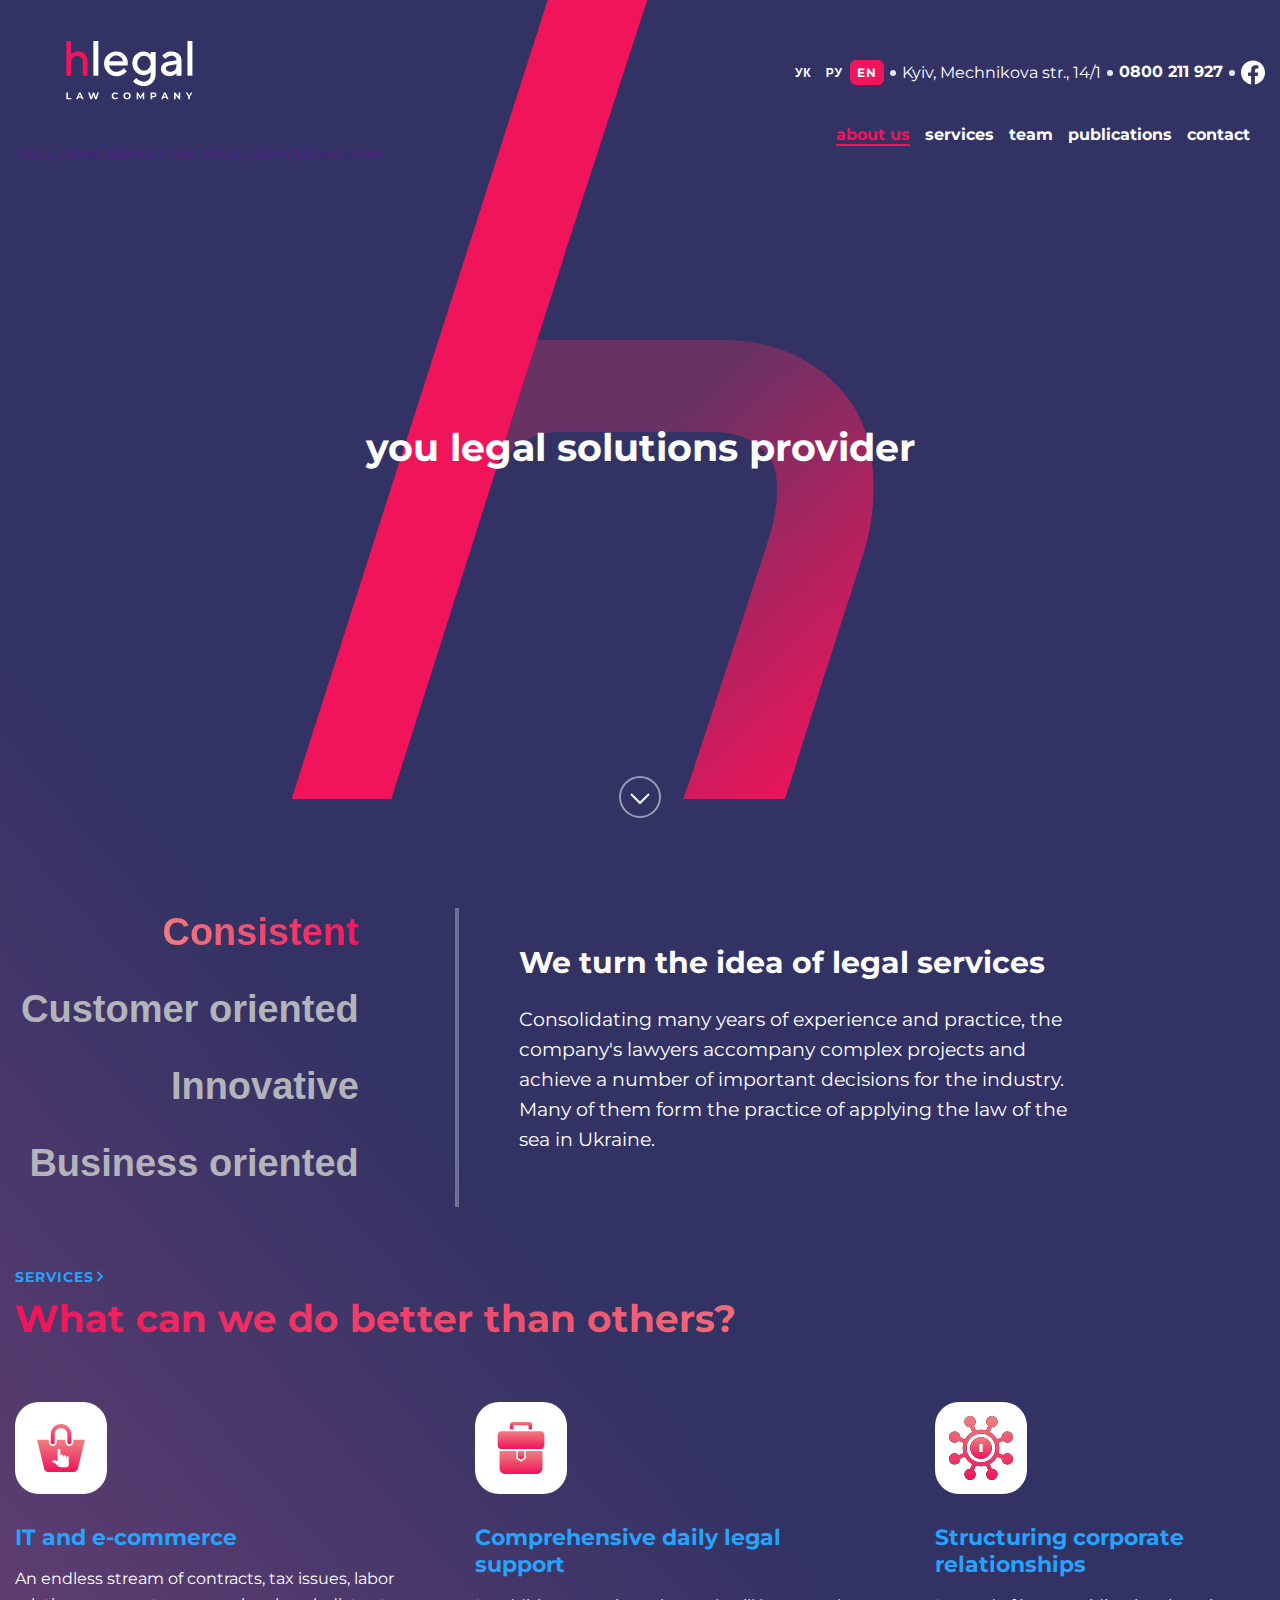
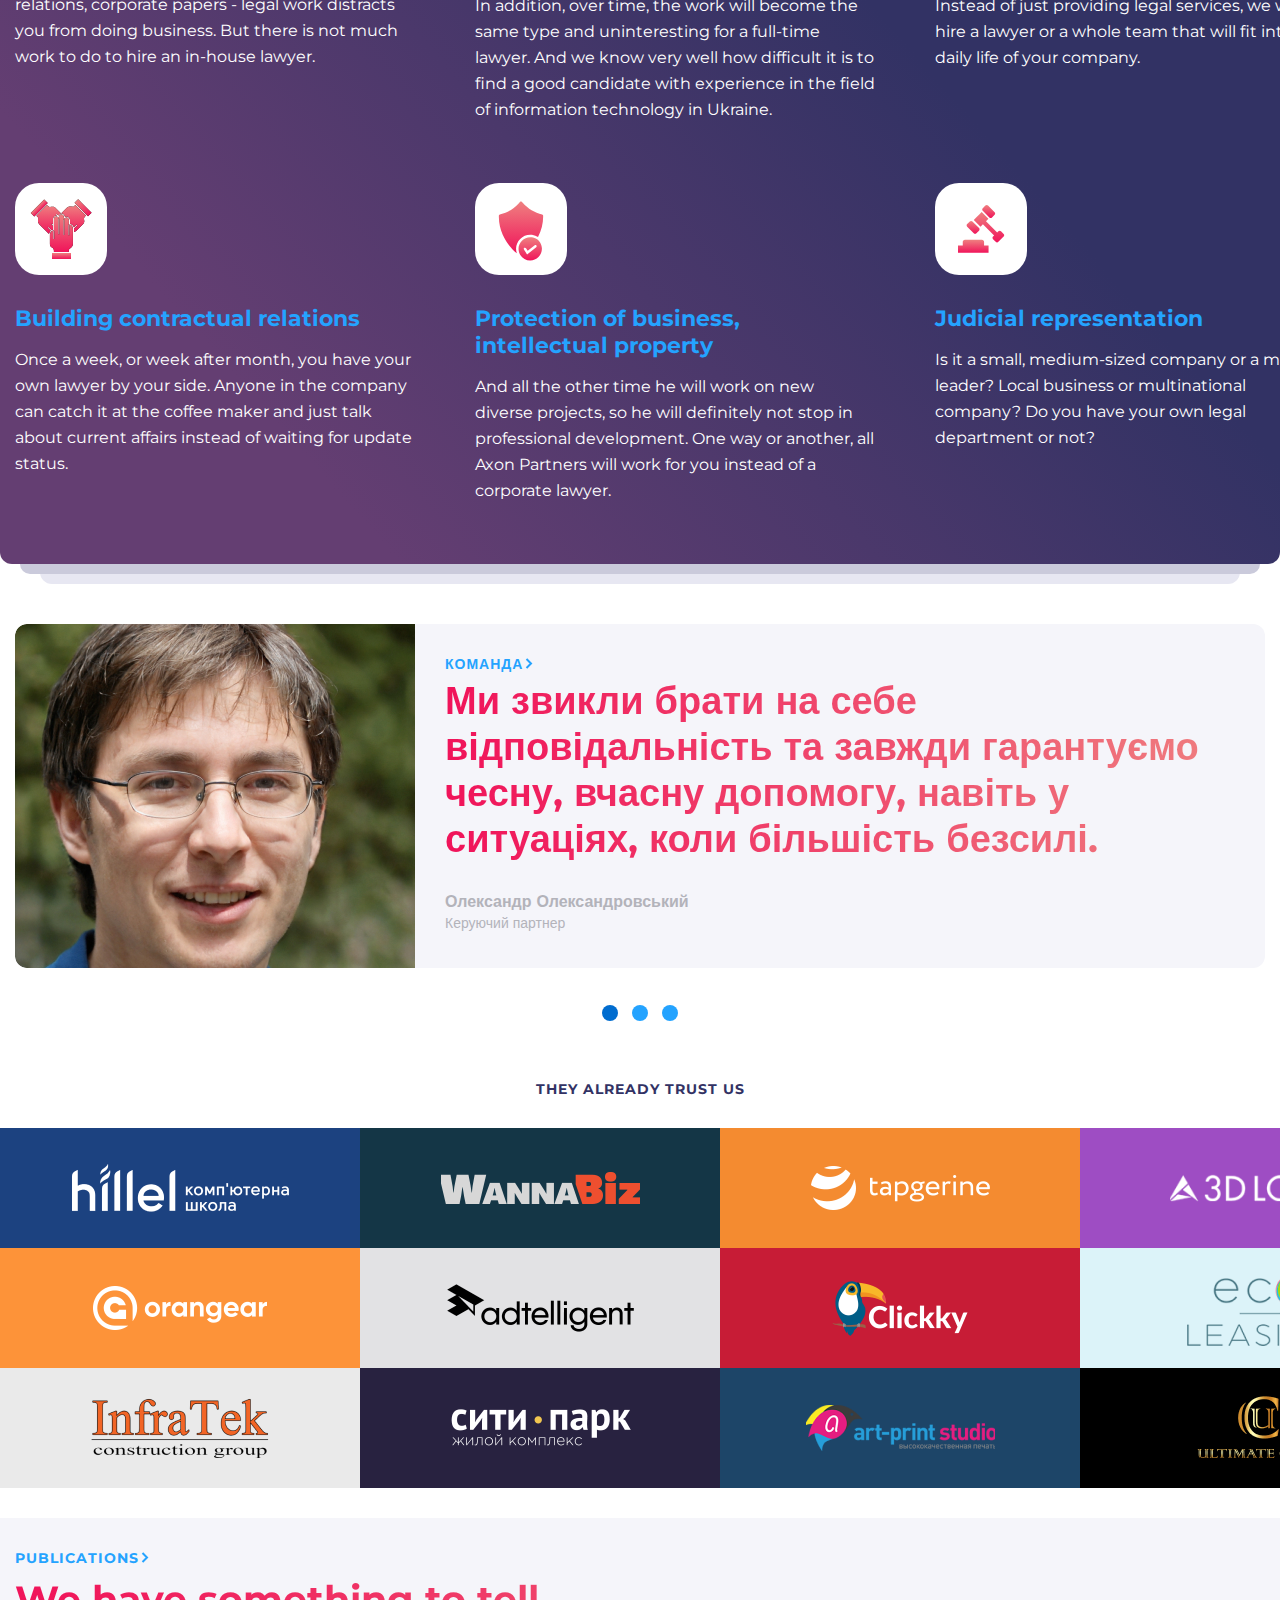
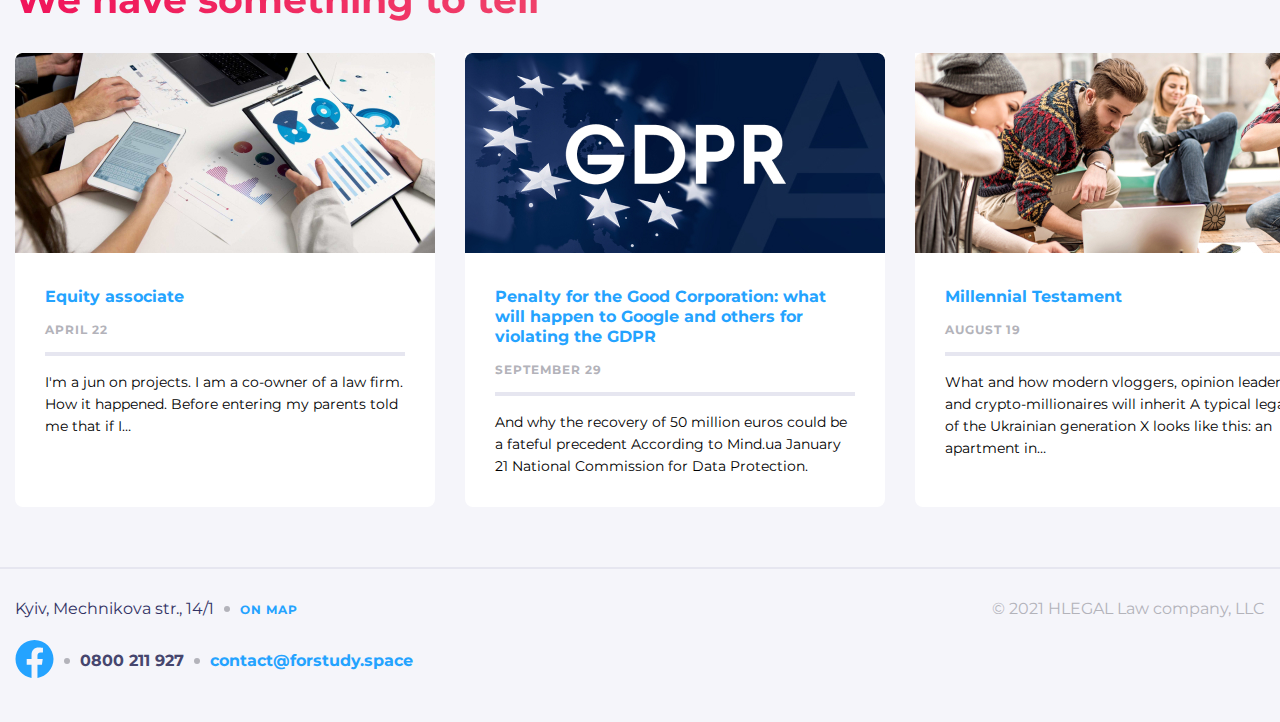
<file: index.html>
<!DOCTYPE html>
<html lang="en">
<head>
    <meta charset="UTF-8">
    <meta charset="1251">
    <meta http-equiv="X-UA-Compatible" content="IE=edge">
    <meta name="viewport" content="width=device-width, initial-scale=1.0">
    <link rel="preload" href="fonts/montserrat-v25-latin-regular.woff2" as="font" type="font/woff" crossorigin="anonymous">
    <link rel="preload" href="fonts/montserrat-v25-latin-700.woff2" as="font" type="font/woff" crossorigin="anonymous">
    <link rel="stylesheet" href="css/style.css">
    <title>Document</title>
</head>
<body class="body">
    <div class="bg">
    <div class="container">
        
        <header class="header">
            <div class="header__top-line">
                <ul class="lang lang--white">
                    <li><a href="#">Ук</a></li>
                    <li><a href="#">Ру</a></li>
                    <li><a class="active" href="#">En</a></li>
                </ul>
                <div class="adress adress--white">Kyiv, Mechnikova str., 14/1</div>
                <a class="tell tell--white" href="tel:">0800 211 927</a>
                <a class="fb" href="#">
                        <svg width="24" height="25" viewBox="0 0 24 25" fill="none" xmlns="http://www.w3.org/2000/svg">
                            <g clip-path="url(#clip0_32277_1540)">
                            <path d="M24 12.5733C24 5.90541 18.6274 0.5 12 0.5C5.37258 0.5 0 5.90541 0 12.5733C0 18.5995 4.38823 23.5943 10.125 24.5V16.0633H7.07813V12.5733H10.125V9.91343C10.125 6.88755 11.9165 5.21615 14.6576 5.21615C15.9705 5.21615 17.3438 5.45195 17.3438 5.45195V8.42313H15.8306C14.3399 8.42313 13.875 9.35379 13.875 10.3086V12.5733H17.2031L16.6711 16.0633H13.875V24.5C19.6118 23.5943 24 18.5995 24 12.5733Z" fill="white"/>
                            </g></svg>
                </a>
            </div>
            <div class="header__logo-box">
                <a class="logo" href="#">
                    <img class="img-responsive" src="img/logomain.svg" alt="hlegal-logo">
                </a>
        
            </div>
            <nav class="menu">
                <button type="button" class="menu-btn active"></button>
                <ul class="menu__list">
                    <li><a class="menu__link active" href="about.html">about us</a></li>
                    <li><a class="menu__link menu__link--white" href="#">services</a></li>
                    <li><a class="menu__link menu__link--white" href="#">team</a></li>
                    <li><a class="menu__link menu__link--white" href="#">publications</a></li>
                    <li><a class="menu__link menu__link--white" href="#">contact</a></li>
                </ul>
            </nav>
            <div class="header__menu">
                <a href="" class="header__link">Menu item</a>
                <a href="" class="header__link">Menu item</a>
                <a href="" class="header__link">Menu item</a>
                <a href="" class="header__link">Menu item</a>

            </div>

        </header>

       <section class="provider">
        <h1 class="provider__title">you legal solutions provider</h1>
        <a class="provider__link" href="#">
            <svg width="42" height="42" viewBox="0 0 42 42" fill="none" xmlns="http://www.w3.org/2000/svg">
                <circle opacity="0.5" cx="21" cy="21" r="20" stroke="white" stroke-width="2"/>
                <path d="M12 18L21 27L30 18" stroke="white" stroke-width="2"/>
            </svg>        
        </a>
       </section> 

       <section class="tabs">
        <div class="tabs-box">
        <div class="tabs-switcher">
            <button class="tabs-switcher__button tabs-switcher__button--down active" type="button">Consistent</button>
            <button class="tabs-switcher__button tabs-switcher__button--down" type="button">Customer oriented</button>
            <button class="tabs-switcher__button tabs-switcher__button--down" type="button">Innovative</button>
            <button class="tabs-switcher__button" type="button">Business oriented</button>
        </div>

        <div class="tabs-content active">
            <h3 class="tabs-content__title">We turn the idea of legal services</h3>
            <p class="tabs-content__text">Consolidating many years of experience and practice, the company's lawyers accompany complex projects and achieve a number of important decisions for the industry. Many of them form the practice of applying the law of the sea in Ukraine.</p>
        </div>
        <div class="tabs-content">
            <h3 class="tabs-content__title">We turn the idea of legal services</h3>
            <p class="tabs-content__text">Consolidating many years of experience and practice, the company's lawyers accompany complex projects and achieve a number of important decisions for the industry. Many of them form the practice of applying the law of the sea in Ukraine.</p>
        </div>
        <div class="tabs-content">
            <h3 class="tabs-content__title">We turn the idea of legal services</h3>
            <p class="tabs-content__text">Consolidating many years of experience and practice, the company's lawyers accompany complex projects and achieve a number of important decisions for the industry. Many of them form the practice of applying the law of the sea in Ukraine.</p>
        </div>
        <div class="tabs-content">
            <h3 class="tabs-content__title">We turn the idea of legal services</h3>
            <p class="tabs-content__text">Consolidating many years of experience and practice, the company's lawyers accompany complex projects and achieve a number of important decisions for the industry. Many of them form the practice of applying the law of the sea in Ukraine.</p>
        </div>
        </div>
       </section>

<section class="advantage">
<a class="advantage__link" href="#">Services</a>
<h2 class="advantage__title">What can we do better than others?</h2>

<div class="advantage-box">
    <div class="advantage-box__item">
        <div class="advantage-box__pic"></div>
        <a class="advantage-box__link">IT and e-commerce</a>
        <p class="advantage-box__text">An endless stream of contracts, tax issues, labor relations, corporate papers - legal work distracts you from doing business. But there is not much work to do to hire an in-house lawyer.</p>
    </div>
    <div class="advantage-box__item">
        <div class="advantage-box__pic advantage-box__pic--support"></div>
        <a class="advantage-box__link">Comprehensive daily legal support</a>
        <p class="advantage-box__text">In addition, over time, the work will become the same type and uninteresting for a full-time lawyer. And we know very well how difficult it is to find a good candidate with experience in the field of information technology in Ukraine.</p>
    </div>
    <div class="advantage-box__item">
        <div class="advantage-box__pic advantage-box__pic--corporate"></div>
        <a class="advantage-box__link">Structuring corporate relationships</a>
        <p class="advantage-box__text">Instead of just providing legal services, we will hire a lawyer or a whole team that will fit into the daily life of your company.</p>
    </div>
    <div class="advantage-box__item">
        <div class="advantage-box__pic advantage-box__pic--trust"></div>
        <a class="advantage-box__link">Building contractual relations</a>
        <p class="advantage-box__text">Once a week, or week after month, you have your own lawyer by your side. Anyone in the company can catch it at the coffee maker and just talk about current affairs instead of waiting for update status.</p>
    </div>
    <div class="advantage-box__item">
        <div class="advantage-box__pic advantage-box__pic--protection"></div>
        <a class="advantage-box__link">Protection of business, intellectual property</a>
        <p class="advantage-box__text">And all the other time he will work on new diverse projects, so he will definitely not stop in professional development. One way or another, all Axon Partners will work for you instead of a corporate lawyer.</p>
    </div>
    <div class="advantage-box__item">
        <div class="advantage-box__pic advantage-box__pic--court"></div>
        <a class="advantage-box__link">Judicial representation</a>
        <p class="advantage-box__text">Is it a small, medium-sized company or a market leader? Local business or multinational company? Do you have your own legal department or not?</p>
    </div>
    
</div>

</section>
    </div>
    </div>

 <main>

  <section class="slider-box">
    <div class="container">
    <h2 class="visually-hidden">команда</h2>
    <article class="slider active">
        <div class="slider__pic"></div>
        <div class="slider-content">
            <a class="slider-content__link" href="">команда</a>
            <p class="slider-content__text">Ми звикли брати на себе відповідальність та завжди гарантуємо чесну, вчасну допомогу, навіть у ситуаціях, коли більшість безсилі.</p>
            <p class="slider-content__name">Олександр Олександровський</p>
            <p class="slider-content__position">Керуючий партнер</p>
            </div>
        </article>
       
<ul class="dots">
    <li class="active"><button type="button">111</button></li>
    <li><button type="button">222</button></li>
    <li><button type="button">333</button></li>
    
</ul>
</div>
  </section>  

 <section class="partners">
    <div class="container container--lg">
    <h2 class="partners__title">They already trust us</h2>
    <div class="partners__box">
        <div class="partners__item partners__item--hillel"></div>
        <div class="partners__item partners__item--wannabiz"></div>
        <div class="partners__item partners__item--tapgerine"></div>
        <div class="partners__item partners__item--sdlook"></div>
        <div class="partners__item partners__item--orangear"></div>
        <div class="partners__item partners__item--adtellige"></div>
        <div class="partners__item partners__item--clickky"></div>
        <div class="partners__item partners__item--ecoleasing"></div>
        <div class="partners__item partners__item--infratek"></div>
        <div class="partners__item partners__item--sitypark"></div>
        <div class="partners__item partners__item--artprints"></div>
        <div class="partners__item partners__item--ultimate"></div>
    </div>
</div>
 </section>
 
 <div class="bg-publications">
 <section class="publications">
<div class="container">
    <a class="publications-link" href="#">Publications</a>
    <h2 class="publications-title">We have something to tell</h2>

    <div class="publications-box">

    <article class="publications-box__item">
    <img class="publications-box__pic img-responsive" src="img/equity.jpg" alt="equity-associate">
    <div class="publications-box-content">
    <a class="publications-box-content__link" href="">Equity associate</a>
    <p class="publications-box-content__period">April 22</p>
    <p class="publications-box-content__text">I'm a jun on projects. I am a co-owner of a law firm. How it happened. Before entering my parents told me that if I…</p>
    </div>
    </article>
    
    <article class="publications-box__item">
        <img class="publications-box__pic img-responsive" src="img/gdpr.jpg" alt="gdpr-logo">
        <div class="publications-box-content">
        <a class="publications-box-content__link" href="">Penalty for the Good Corporation: what will happen to Google and others for violating the GDPR</a>
        <p class="publications-box-content__period">September 29</p>
        <p class="publications-box-content__text">And why the recovery of 50 million euros could be a fateful precedent According to Mind.ua January 21 National Commission for Data Protection.</p>
        </div>
    </article>

    <article class="publications-box__item publications-box__item--03">
        <picture>
            <source media="(min-width:992px)" srcset="img/millennial.jpg">
            <source media="(min-width:768px)" srcset="img/millennial-tablet.jpg">
        <img class="publications-box__pic img-responsive" src="img/millennial.jpg" alt="millennial-testament">
        </picture>   
        <div class="publications-box-content">
            <a class="publications-box-content__link" href="">Millennial Testament</a>
            <p class="publications-box-content__period">August 19</p>
            <p class="publications-box-content__text">What and how modern vloggers, opinion leaders and crypto-millionaires will inherit A typical legacy of the Ukrainian generation X looks like this: an apartment in…</p>
            </div>
    </article>
    </div>
</div>
 </section>
</div>
</main>   

<div class="bg-footer">
<footer class="footer container">

<div class="footer-box">
<div class="footer-info">
<p class="footer-info__adress">Kyiv, Mechnikova str., 14/1</p>
<a class="footer-info__map" href="#">On map</a>
</div>
<p class="footer-info-company">© 2021 HLEGAL Law company, LLC</p>

<div class="footer-info-contact">
    <a class="footer-info-contact__fb" href="#">
        <svg width="39" height="38" viewBox="0 0 39 38" fill="none" xmlns="http://www.w3.org/2000/svg">
            <g clip-path="url(#clip0_32358_322)">
            <path d="M38.5 19.1161C38.5 8.55857 29.9934 0 19.5 0C9.00658 0 0.5 8.55857 0.5 19.1161C0.5 28.6575 7.44803 36.5659 16.5312 38V24.6419H11.707V19.1161H16.5312V14.9046C16.5312 10.1136 19.3678 7.46723 23.7078 7.46723C25.7866 7.46723 27.9609 7.84059 27.9609 7.84059V12.545H25.5651C23.2048 12.545 22.4688 14.0185 22.4688 15.5302V19.1161H27.7383L26.8959 24.6419H22.4688V38C31.552 36.5659 38.5 28.6575 38.5 19.1161Z" fill="#24A3FF"/>
            </g></svg>
    </a>
    <a class="footer-info-contact__tell" href="tel:">0800 211 927</a>
    <a class="footer-info-contact__email" href="mailto:contact@forstudy.space">contact@forstudy.space</a>
</div>
</div>
</footer>
</div>


</body>
</html>
</file>
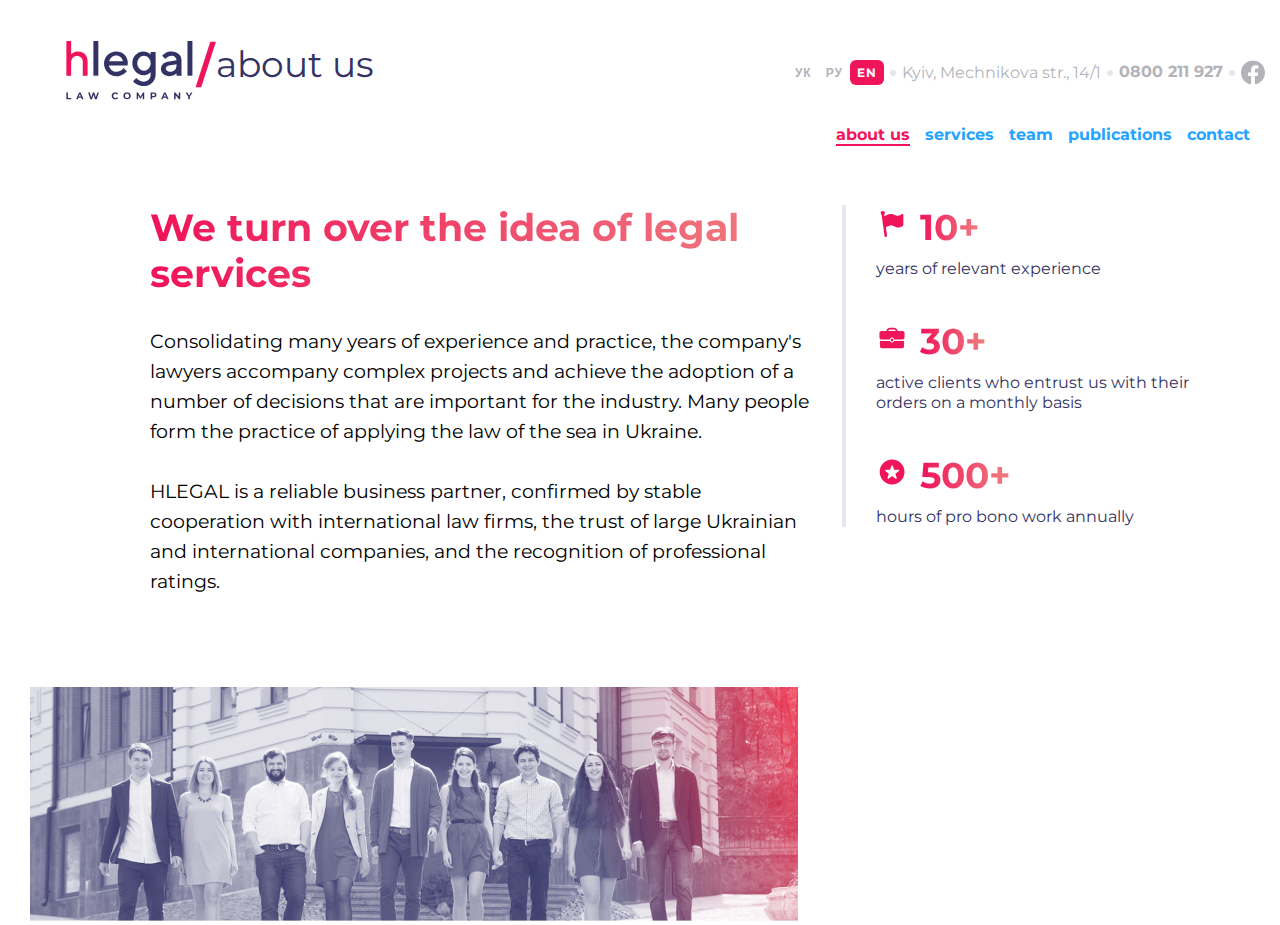
<file: about.html>
<!DOCTYPE html>
<html lang="en">
<head>
    <meta charset="UTF-8">
    <meta http-equiv="X-UA-Compatible" content="IE=edge">
    <meta name="viewport" content="width=device-width, initial-scale=1.0">
    <link rel="preload" href="fonts/montserrat-v25-latin-regular.woff2" as="font" type="font/woff" crossorigin="anonymous">
    <link rel="preload" href="fonts/montserrat-v25-latin-700.woff2" as="font" type="font/woff" crossorigin="anonymous">
    <link rel="stylesheet" href="css/style.css">
    <title>Document</title>
</head>
<body class="body">
    <div class="container">
        <header class="header">
            <div class="header__top-line">
                <ul class="lang">
                    <li><a href="#">Ук</a></li>
                    <li><a href="#">Ру</a></li>
                    <li><a class="active" href="#">En</a></li>
                </ul>
                <div class="adress">Kyiv, Mechnikova str., 14/1</div>
                <a class="tell" href="tel:">0800 211 927</a>
                <a class="fb" href="#">
                    <svg width="24" height="25" viewBox="0 0 24 25" fill="none" xmlns="http://www.w3.org/2000/svg">
                        <g clip-path="url(#clip0_22721_7601)">
                        <path d="M24 12.5733C24 5.90541 18.6274 0.5 12 0.5C5.37258 0.5 0 5.90541 0 12.5733C0 18.5995 4.38823 23.5943 10.125 24.5V16.0633H7.07813V12.5733H10.125V9.91343C10.125 6.88755 11.9165 5.21615 14.6576 5.21615C15.9705 5.21615 17.3438 5.45195 17.3438 5.45195V8.42313H15.8306C14.3399 8.42313 13.875 9.35379 13.875 10.3086V12.5733H17.2031L16.6711 16.0633H13.875V24.5C19.6118 23.5943 24 18.5995 24 12.5733Z" fill="#B3B3BA"/>
                        </g>
                        <defs>
                        <clipPath id="clip0_22721_7601">
                        <rect width="24" height="24" fill="white" transform="translate(0 0.5)"/>
                        </clipPath>
                        </defs>
                        </svg>
                </a>
            </div>
            <div class="header__logo-box">
                <a class="logo" href="#">
                    <img class="img-responsive" src="img/logo.svg" alt="hlegal-logo">
                </a>
                <div class="breadcrumbs">about us</div>
            </div>
            <nav class="menu">
                <button type="button" class="menu-btn"></button>
                <ul class="menu__list">
                    <li><a class="menu__link active" href="#">about us</a></li>
                    <li><a class="menu__link" href="#">services</a></li>
                    <li><a class="menu__link" href="#">team</a></li>
                    <li><a class="menu__link" href="#">publications</a></li>
                    <li><a class="menu__link" href="#">contact</a></li>
                </ul>
            </nav>
        </header>
<main>
    <section class="lawyers">
        <div class="container">
    <article class="lawyers-box">
        <div class="lawyers-item">
            <h1 class="lawyers-item__title">We turn over the idea of legal services</h1>
            <p class="lawyers-item__text">Consolidating many years of experience and practice, the company's lawyers accompany complex projects and achieve the adoption of a number of decisions that are important for the industry. Many people form the practice of applying the law of the sea in Ukraine.
                <br><br>HLEGAL is a reliable business partner, confirmed by stable cooperation with international law firms, the trust of large Ukrainian and international companies, and the recognition of professional ratings.</p>
        </div>

        <div class="lawyers-unit">
            <div class="lawyers-point">
                <span class="lawyers-point__flag"></span>
                <span class="lawyers-point__sign">10+</span>
            <p class="lawyers-point__text">years of relevant experience</p>
                <span class="lawyers-point__bag"></span>
                <span class="lawyers-point__sign">30+</span>
            <p class="lawyers-point__text">active clients who entrust us with their orders on a monthly basis</p>
                <span class="lawyers-point__star"></span>
                <span class="lawyers-point__sign">500+</span>
            <p class="lawyers-point__text last">hours of pro bono work annually</p>
        </div>  
        </div>
    </article>
</div>
</section>

<div class="container">
    <div class="team-img">
        <picture>
        <img class="img-responsive" src="img/about-team-m.jpg" alt="team-image">
        </picture>
    </div>

</div>


</main>

    </div>
</body>
</html>
</file>
<file: css/style.css>
@font-face {
  font-family: 'Montserrat';
  src: url("../fonts/montserrat-v25-latin-regular.woff2") format("woff2"), url("../fonts/montserrat-v25-latin-regular.woff") format("woff");
  font-style: normal;
  font-weight: 400;
}

@font-face {
  font-family: 'Montserrat';
  src: url("../fonts/montserrat-v25-latin-700.woff2") format("woff2"), url("../fonts/montserrat-v25-latin-700.woff") format("woff");
  font-style: normal;
  font-weight: 700;
}

* {
  -webkit-box-sizing: border-box;
          box-sizing: border-box;
  margin: 0;
}

.body {
  font-family: 'Montserrat', 'Arial', sans-serif;
  font-weight: 400;
  font-style: normal;
  min-width: 345px;
}

.container {
  max-width: 1350px;
  min-width: 345px;
  margin: 0 auto;
  padding: 0 15px;
}

.img-responsive {
  max-width: 100%;
  height: auto;
}

.visually-hidden {
  position: absolute;
  width: 1px;
  height: 1px;
  margin: -1px;
  border: 0;
  padding: 0;
  clip: rect(0 0 0 0);
  overflow: hidden;
}

.adress,
.fb,
.menu__list {
  display: none;
}

.header {
  display: grid;
  grid-template-columns: 1fr -webkit-min-content;
  grid-template-columns: 1fr min-content;
  grid-template-rows: -webkit-min-content -webkit-min-content;
  grid-template-rows: min-content min-content;
}

.header__top-line {
  grid-column: 1 / -1;
  display: -webkit-box;
  display: -ms-flexbox;
  display: flex;
  -webkit-box-pack: justify;
      -ms-flex-pack: justify;
          justify-content: space-between;
}

.header__logo-box {
  display: -webkit-box;
  display: -ms-flexbox;
  display: flex;
  -webkit-box-align: start;
      -ms-flex-align: start;
          align-items: flex-start;
}

.lang {
  display: -webkit-box;
  display: -ms-flexbox;
  display: flex;
  padding-left: 0;
  list-style: none;
  padding-top: 10px;
  padding-bottom: 10px;
}

.lang a {
  font-weight: 700;
  font-size: 12px;
  line-height: 15px;
  letter-spacing: 1px;
  color: #B3B3BA;
  text-transform: uppercase;
  text-decoration: none;
  padding: 5px 7px;
  border-radius: 6px;
  display: block;
}

.lang a:hover {
  background-color: #F5F5FA;
}

.lang a.active {
  background-color: #F0145A;
  color: #FFFFFF;
}

.lang--white a {
  color: #FFFFFF;
}

.lang--white a:hover {
  background-color: rgba(255, 255, 255, 0.2);
}

.tell {
  text-decoration: none;
  font-weight: 700;
  font-size: 16px;
  line-height: 20px;
  text-align: right;
  color: #B3B3BA;
  padding-top: 12px;
  padding-bottom: 12px;
}

.tell--white {
  color: #FFFFFF;
}

.breadcrumbs {
  display: -webkit-inline-box;
  display: -ms-inline-flexbox;
  display: inline-flex;
  -webkit-box-align: center;
      -ms-flex-align: center;
          align-items: center;
  font-weight: 400;
  font-size: 20px;
  line-height: 24px;
  color: #323264;
}

.breadcrumbs::before {
  content: '';
  background-image: url("../img/slash.svg");
  width: 12px;
  height: 26px;
}

.menu-btn {
  border: none;
  background-image: url("../img/button.svg");
  display: block;
  width: 32px;
  height: 32px;
  /*&.active {
        background: #E6E6F0;
        border-radius: 8px;
    }*/
}

@media (min-width: 768px) {
  .header {
    grid-template-rows: repeat(3, -webkit-min-content);
    grid-template-rows: repeat(3, min-content);
    grid-template-columns: 1fr;
  }
  .header__top-line {
    -webkit-box-pack: start;
        -ms-flex-pack: start;
            justify-content: flex-start;
    padding-top: 50px;
    margin-left: 50px;
  }
  .header__logo-box {
    margin-left: 50px;
  }
  .adress {
    display: -webkit-inline-box;
    display: -ms-inline-flexbox;
    display: inline-flex;
    -webkit-box-align: center;
        -ms-flex-align: center;
            align-items: center;
    font-weight: 400;
    font-size: 16px;
    line-height: 20px;
    text-align: right;
    color: #B3B3BA;
  }
  .adress::after {
    content: '';
    width: 6px;
    height: 6px;
    background-color: #E6E6F0;
    border-radius: 50%;
    margin-right: 6px;
    margin-left: 6px;
  }
  .adress::before {
    content: '';
    width: 6px;
    height: 6px;
    background-color: #E6E6F0;
    border-radius: 50%;
    margin-left: 6px;
    margin-right: 6px;
  }
  .adress--white {
    color: #FFFFFF;
  }
  .tell {
    margin-right: 6px;
    /*&:hover {
            color: $greytext
        }*/
  }
  .fb {
    display: -webkit-inline-box;
    display: -ms-inline-flexbox;
    display: inline-flex;
    -webkit-box-align: center;
        -ms-flex-align: center;
            align-items: center;
  }
  .fb::before {
    content: '';
    width: 6px;
    height: 6px;
    background-color: #E6E6F0;
    border-radius: 50%;
    margin-right: 6px;
  }
  .fb:hover path {
    fill: #F0145A;
  }
  .menu {
    margin-left: 50px;
  }
  .menu__list {
    display: -webkit-box;
    display: -ms-flexbox;
    display: flex;
    padding-left: 0;
    list-style: none;
    padding-top: 30px;
  }
  .menu__link {
    font-weight: 700;
    font-size: 16px;
    line-height: 20px;
    text-align: right;
    color: #24A3FF;
    text-decoration: none;
    margin-right: 15px;
  }
  .menu__link.active {
    color: #F0145A;
    border-bottom: 2px solid #F0145A;
  }
  .menu__link:hover {
    border-bottom: 2px solid #24A3FF;
    color: #24A3FF;
  }
  .menu__link--white {
    color: #FFFFFF;
  }
  .menu__link--white:hover {
    border-bottom: 2px solid #FFFFFF;
    color: #FFFFFF;
  }
  .menu-btn {
    display: none;
  }
  .logo img {
    width: 130px;
    height: 60px;
  }
  .breadcrumbs {
    font-size: 36px;
    line-height: 44px;
  }
  .breadcrumbs::before {
    width: 21px;
    height: 47px;
    background-size: 21px 47px;
  }
}

@media (min-width: 992px) {
  .header {
    grid-template-columns: 1fr auto;
    grid-template-rows: -webkit-min-content -webkit-min-content;
    grid-template-rows: min-content min-content;
    -webkit-box-align: center;
        -ms-flex-align: center;
            align-items: center;
  }
  .header__logo-box {
    grid-row: 1 / -1;
    grid-column: 1 / 2;
  }
  .header__top-line {
    grid-column: 2 / 3;
    grid-row: 1 / 2;
  }
  .menu {
    justify-self: end;
  }
}

.bg {
  background: url("../img/symbol.svg") no-repeat center top, linear-gradient(228.57deg, #323264 11.93%, #323264 57.17%, #643E72 87.46%);
  border-radius: 0px 0px 12px 12px;
  background-size: 523px 600px, cover;
  position: relative;
}

.bg::after {
  content: '';
  height: 10px;
  background-color: #CACADB;
  position: absolute;
  bottom: -10px;
  left: 20px;
  right: 20px;
  border-radius: 0px 0px 12px 12px;
}

.bg::before {
  content: '';
  height: 20px;
  background-color: #E7E7F2;
  position: absolute;
  bottom: -20px;
  left: 40px;
  right: 40px;
  border-radius: 0px 0px 12px 12px;
}

@media (min-width: 768px) {
  .bg {
    background-size: 893px 1024px, cover;
  }
}

@media (min-width: 992px) {
  .bg {
    background-size: 670px 768px, cover;
  }
}

@media (min-width: 1200px) {
  .bg {
    background-size: 697px 799px, cover;
  }
}

.provider {
  margin-top: 129px;
}

.provider__title {
  text-align: center;
  font-weight: 700;
  font-size: 38px;
  line-height: 46px;
  color: #FFFFFF;
  margin-bottom: 159px;
}

.provider__link {
  display: -webkit-box;
  display: -ms-flexbox;
  display: flex;
  -webkit-box-pack: center;
      -ms-flex-pack: center;
          justify-content: center;
}

.provider__link:hover path {
  stroke: #F0145A;
}

.provider__link:hover circle {
  stroke: #F0145A;
}

@media (min-width: 768px) {
  .provider {
    margin-top: 269px;
  }
  .provider__title {
    margin-bottom: 417px;
  }
}

@media (min-width: 992px) {
  .provider {
    margin-top: 245px;
  }
  .provider__title {
    margin-bottom: 289px;
  }
}

@media (min-width: 1200px) {
  .provider {
    margin-top: 261px;
  }
  .provider__title {
    margin-bottom: 305px;
  }
}

.tabs {
  margin-top: 60px;
  margin-bottom: 30px;
}

.tabs-box {
  max-width: 1080px;
  margin: o auto;
}

.tabs-content {
  display: none;
}

.tabs-content.active {
  display: block;
}

.tabs-switcher {
  display: -webkit-box;
  display: -ms-flexbox;
  display: flex;
  overflow: auto;
  -ms-overflow-style: none;
  scrollbar-width: none;
  padding-bottom: 30px;
  border-bottom: 4px solid rgba(255, 255, 255, 0.3);
}

.tabs-switcher::-webkit-scrollbar {
  display: none;
}

.tabs-switcher button {
  white-space: nowrap;
}

.tabs-switcher__button {
  cursor: pointer;
  background-color: transparent;
  border: none;
  font-weight: 700;
  font-size: 30px;
  line-height: 37px;
  color: #B3B3BA;
  margin-right: 30px;
}

.tabs-switcher__button.active {
  background: linear-gradient(90.13deg, #EF8080 0.84%, #F0145A 99.96%);
  -webkit-background-clip: text;
  -webkit-text-fill-color: transparent;
  background-clip: text;
  text-fill-color: transparent;
}

.tabs-switcher__button:hover {
  background: linear-gradient(90.13deg, #EF8080 0.84%, #F0145A 99.96%);
  -webkit-background-clip: text;
  -webkit-text-fill-color: transparent;
  background-clip: text;
  text-fill-color: transparent;
}

.tabs-content {
  margin-top: 30px;
}

.tabs-content__title {
  font-weight: 700;
  font-size: 20px;
  line-height: 24px;
  color: #FFFFFF;
  padding-bottom: 30px;
}

.tabs-content__text {
  font-weight: 400;
  font-size: 19px;
  line-height: 30px;
  color: #FFFFFF;
}

@media (min-width: 768px) {
  .tabs {
    margin-top: 90px;
    margin-bottom: 60px;
  }
  .tabs-switcher {
    padding-bottom: 30px;
    border-bottom: none;
  }
  .tabs-switcher__button {
    font-size: 38px;
    line-height: 46px;
  }
  .tabs-content {
    margin-top: 60px;
  }
  .tabs-content__title {
    font-size: 30px;
  }
}

@media (min-width: 992px) {
  .tabs-box {
    display: grid;
    grid-template-columns: -webkit-min-content 1fr;
    grid-template-columns: min-content 1fr;
  }
  .tabs-switcher {
    display: -webkit-box;
    display: -ms-flexbox;
    display: flex;
    -webkit-box-orient: vertical;
    -webkit-box-direction: normal;
        -ms-flex-direction: column;
            flex-direction: column;
    border-right: 4px solid rgba(255, 255, 255, 0.3);
    padding-right: 60px;
    margin-right: 60px;
    padding-bottom: 14px;
  }
  .tabs-switcher__button {
    -ms-flex-item-align: end;
        align-self: flex-end;
  }
  .tabs-switcher__button--down {
    padding-bottom: 30px;
  }
  .tabs-content {
    margin-top: 10px;
    padding-bottom: 9px;
  }
}

@media (min-width: 1200px) {
  .tabs-content {
    margin-top: 43px;
    margin-bottom: 43px;
  }
}

.advantage__link {
  font-weight: 700;
  font-size: 14px;
  line-height: 17px;
  letter-spacing: 1px;
  text-transform: uppercase;
  text-decoration: none;
  color: #24A3FF;
}

.advantage__link::after {
  content: '';
  background-image: url("../img/arrow.svg");
  background-repeat: no-repeat;
  width: 12px;
  height: 12px;
  display: inline-block;
}

.advantage-box {
  padding-bottom: 30px;
}

.advantage__title {
  font-weight: 700;
  font-size: 30px;
  line-height: 37px;
  padding-top: 10px;
  padding-bottom: 30px;
  background: linear-gradient(90.13deg, #F0145A 0.84%, #EF8080 99.96%);
  -webkit-background-clip: text;
  -webkit-text-fill-color: transparent;
  background-clip: text;
  text-fill-color: transparent;
}

.advantage-box__pic {
  background-image: url("../img/ecommerce.svg");
  background-color: #FFFFFF;
  background-repeat: no-repeat;
  width: 92px;
  height: 92px;
  padding: 14px;
  border-radius: 24px;
  background-position: center center;
  margin-bottom: 30px;
}

.advantage-box__pic--support {
  background-image: url("../img/support.svg");
}

.advantage-box__pic--corporate {
  background-image: url("../img/coprorate.svg");
}

.advantage-box__pic--trust {
  background-image: url("../img/trust.svg");
}

.advantage-box__pic--protection {
  background-image: url("../img/protection.svg");
}

.advantage-box__pic--court {
  background-image: url("../img/court.svg");
}

.advantage-box__link {
  font-weight: 700;
  font-size: 22px;
  line-height: 27px;
  color: #24A3FF;
}

.advantage-box__text {
  padding-top: 15px;
  padding-bottom: 30px;
  font-weight: 400;
  font-size: 16px;
  line-height: 26px;
  color: #FFFFFF;
}

@media (min-width: 768px) {
  .advantage-box {
    display: grid;
    grid-template-columns: repeat(2, 294px);
    grid-template-rows: repeat(3, -webkit-min-content);
    grid-template-rows: repeat(3, min-content);
    gap: 60px;
    padding-bottom: 60px;
  }
  .advantage-box__text {
    padding-bottom: 0;
  }
  .advantage__title {
    font-size: 38px;
    line-height: 46px;
    padding-bottom: 60px;
    max-width: 648px;
  }
}

@media (min-width: 992px) {
  .advantage-box {
    grid-template-columns: repeat(3, 262px);
    grid-template-rows: repeat(2, -webkit-min-content);
    grid-template-rows: repeat(2, min-content);
  }
  .advantage__title {
    max-width: 900px;
  }
}

@media (min-width: 1200px) {
  .advantage-box {
    grid-template-columns: repeat(3, 400px);
  }
}

.container--lg {
  min-width: 375px;
  padding: 0;
}

.partners {
  margin-top: 60px;
}

.partners__title {
  font-weight: 700;
  font-size: 14px;
  line-height: 17px;
  letter-spacing: 1px;
  text-transform: uppercase;
  color: #323264;
  text-align: center;
  padding-bottom: 30px;
}

.partners__box {
  padding-bottom: 30px;
}

.partners__item {
  display: block;
  width: 375px;
  height: 120px;
}

.partners__item--hillel {
  background-color: #1C4280;
  background-image: url("../img/hillel.png");
  background-repeat: no-repeat;
  background-position: center center;
}

.partners__item--wannabiz {
  background-color: #143646;
  background-image: url("../img/wannabiz.png");
  background-repeat: no-repeat;
  background-position: center center;
}

.partners__item--tapgerine {
  background-color: #F48B30;
  background-image: url("../img/tapgerine.png");
  background-repeat: no-repeat;
  background-position: center center;
}

.partners__item--sdlook {
  background-color: #9E4DC3;
  background-image: url("../img/3dlook.png");
  background-repeat: no-repeat;
  background-position: center center;
}

.partners__item--orangear {
  background-color: #FD9339;
  background-image: url("../img/orangear.png");
  background-repeat: no-repeat;
  background-position: center center;
}

.partners__item--adtellige {
  background-color: #E2E2E4;
  background-image: url("../img/adtelligent.png");
  background-repeat: no-repeat;
  background-position: center center;
}

.partners__item--clickky, .partners__item--ecoleasing, .partners__item--infratek, .partners__item--sitypark, .partners__item--artprints, .partners__item--ultimate {
  display: none;
}

@media (min-width: 768px) {
  .container--lg {
    max-width: 768px;
  }
  .partners__box {
    display: grid;
    grid-template-columns: repeat(3, 256px);
    grid-template-rows: repeat(4, 120px);
    /*padding-bottom: 30px;*/
  }
  .partners__item {
    display: block;
    width: 256px;
    height: 120px;
  }
  .partners__item--clickky {
    background-color: #C71C36;
    background-image: url("../img/clickky.png");
    background-repeat: no-repeat;
    background-position: center center;
  }
  .partners__item--ecoleasing {
    background-color: #DCF3F9;
    background-image: url("../img/ecoleasing.png");
    background-repeat: no-repeat;
    background-position: center center;
  }
  .partners__item--infratek {
    background-color: #EAEAEA;
    background-image: url("../img/infratek.png");
    background-repeat: no-repeat;
    background-position: center center;
  }
  .partners__item--sitypark {
    background-color: #282240;
    background-image: url("../img/sitypark.png");
    background-repeat: no-repeat;
    background-position: center center;
  }
  .partners__item--artprints {
    background-color: #1D4568;
    background-image: url("../img/artprint.png");
    background-repeat: no-repeat;
    background-position: center center;
  }
  .partners__item--ultimate {
    background-color: #000000;
    background-image: url("../img/ultimatecard.png");
    background-repeat: no-repeat;
    background-position: center center;
  }
}

@media (min-width: 992px) {
  .container--lg {
    max-width: 1024px;
  }
  .partners__box {
    display: grid;
    grid-template-columns: repeat(4, 256px);
    grid-template-rows: repeat(3, 120px);
  }
}

@media (min-width: 1200px) {
  .container--lg {
    max-width: 1440px;
  }
  .partners__box {
    display: grid;
    grid-template-columns: repeat(4, 360px);
  }
  .partners__item {
    width: 360px;
  }
}

.bg-publications {
  background: #F5F5FA;
}

.publications {
  padding-top: 30px;
}

.publications-link {
  font-weight: 700;
  font-size: 14px;
  line-height: 17px;
  letter-spacing: 1px;
  text-transform: uppercase;
  text-decoration: none;
  color: #24A3FF;
}

.publications-link::after {
  content: '';
  background-image: url("../img/arrow.svg");
  background-repeat: no-repeat;
  width: 12px;
  height: 12px;
  display: inline-block;
}

.publications-title {
  font-weight: 700;
  font-size: 30px;
  line-height: 37px;
  background: linear-gradient(90.13deg, #F0145A 0.84%, #EF8080 99.96%);
  -webkit-background-clip: text;
  -webkit-text-fill-color: transparent;
  background-clip: text;
  text-fill-color: transparent;
  padding-bottom: 30px;
}

.publications-box {
  padding-bottom: 30px;
}

.publications-box__item {
  border-radius: 8px;
  margin-bottom: 30px;
  background: #FFFFFF;
}

.publications-box-content {
  padding: 30px;
  display: -webkit-box;
  display: -ms-flexbox;
  display: flex;
  -webkit-box-orient: vertical;
  -webkit-box-direction: normal;
      -ms-flex-direction: column;
          flex-direction: column;
}

.publications-box-content__link {
  font-weight: 700;
  font-size: 16px;
  line-height: 20px;
  text-decoration: none;
  color: #24A3FF;
}

.publications-box-content__period {
  font-weight: 700;
  font-size: 12px;
  line-height: 15px;
  letter-spacing: 1px;
  text-transform: uppercase;
  color: #B3B3BA;
  padding-top: 15px;
  padding-bottom: 15px;
  border-bottom: 4px solid #E6E6F0;
}

.publications-box-content__text {
  font-weight: 400;
  font-size: 14px;
  line-height: 22px;
  color: #000000;
  padding-top: 15px;
  max-width: 255px;
}

@media (min-width: 768px) {
  .publications-title {
    font-size: 38px;
    line-height: 46px;
    padding-top: 10px;
  }
  .publications-box {
    display: grid;
    grid-template-columns: 309px 309px;
    grid-template-rows: 1fr 1fr;
    -webkit-column-gap: 30px;
       -moz-column-gap: 30px;
            column-gap: 30px;
  }
  .publications-box__item--03 {
    grid-column: span 2;
  }
  .publications-box-content__text {
    max-width: 588px;
  }
}

@media (min-width: 992px) {
  .publications-box {
    grid-template-columns: 282px 282px 282px;
    grid-template-rows: 1fr;
  }
  .publications-box__item--03 {
    grid-column: 3 /4;
  }
}

@media (min-width: 1200px) {
  .publications-box {
    grid-template-columns: 420px 420px 420px;
    grid-template-rows: 1fr;
  }
}

.bg-footer {
  background-color: #F5F5FA;
}

.footer {
  border-top: 2px solid #E6E6F0;
  padding-bottom: 30px;
}

.footer-box {
  display: -webkit-box;
  display: -ms-flexbox;
  display: flex;
  -webkit-box-orient: vertical;
  -webkit-box-direction: normal;
      -ms-flex-direction: column;
          flex-direction: column;
  -webkit-box-align: center;
      -ms-flex-align: center;
          align-items: center;
}

.footer-info-company {
  -webkit-box-ordinal-group: 2;
      -ms-flex-order: 1;
          order: 1;
}

.footer-info {
  display: -webkit-box;
  display: -ms-flexbox;
  display: flex;
  -webkit-box-orient: vertical;
  -webkit-box-direction: normal;
      -ms-flex-direction: column;
          flex-direction: column;
  -webkit-box-align: center;
      -ms-flex-align: center;
          align-items: center;
}

.footer-info__adress {
  font-weight: 400;
  font-size: 16px;
  line-height: 20px;
  color: #323264;
  text-decoration: none;
  padding-top: 30px;
  padding-bottom: 10px;
}

.footer-info__map {
  font-weight: 700;
  font-size: 12px;
  line-height: 15px;
  letter-spacing: 1px;
  text-transform: uppercase;
  text-decoration: none;
  color: #24A3FF;
  padding-bottom: 21px;
}

.footer-info-company {
  font-weight: 400;
  font-size: 16px;
  line-height: 20px;
  text-align: center;
  color: #B3B3BA;
}

.footer-info-contact {
  display: -webkit-box;
  display: -ms-flexbox;
  display: flex;
  -webkit-box-orient: vertical;
  -webkit-box-direction: normal;
      -ms-flex-direction: column;
          flex-direction: column;
  -webkit-box-align: center;
      -ms-flex-align: center;
          align-items: center;
}

.footer-info-contact__fb {
  padding-bottom: 10px;
}

.footer-info-contact__fb:hover path {
  fill: #F0145A;
}

.footer-info-contact__tell {
  font-weight: 700;
  font-size: 16px;
  line-height: 20px;
  text-align: right;
  color: #46466E;
  text-decoration: none;
  padding-bottom: 10px;
}

.footer-info-contact__email {
  font-weight: 700;
  font-size: 16px;
  line-height: 20px;
  color: #24A3FF;
  text-decoration: none;
  padding-bottom: 10px;
}

.footer-info-contact__email:hover {
  color: #F0145A;
}

@media (min-width: 768px) {
  .footer-box {
    display: -webkit-box;
    display: -ms-flexbox;
    display: flex;
    -webkit-box-orient: horizontal;
    -webkit-box-direction: normal;
        -ms-flex-direction: row;
            flex-direction: row;
    -ms-flex-wrap: wrap;
        flex-wrap: wrap;
    padding-top: 30px;
  }
  .footer-info-contact {
    -webkit-box-ordinal-group: 2;
        -ms-flex-order: 1;
            order: 1;
  }
  .footer-info {
    display: -webkit-box;
    display: -ms-flexbox;
    display: flex;
    -webkit-box-orient: horizontal;
    -webkit-box-direction: normal;
        -ms-flex-direction: row;
            flex-direction: row;
    width: 50%;
  }
  .footer-info__adress {
    display: -webkit-inline-box;
    display: -ms-inline-flexbox;
    display: inline-flex;
    -webkit-box-align: center;
        -ms-flex-align: center;
            align-items: center;
    padding-top: 0;
    padding-bottom: 0;
  }
  .footer-info__adress::after {
    content: '';
    width: 6px;
    height: 6px;
    background-color: #B3B3BA;
    border-radius: 50%;
    margin-right: 10px;
    margin-left: 10px;
  }
  .footer-info__map {
    padding-bottom: 0;
  }
  .footer-info-company {
    display: -webkit-box;
    display: -ms-flexbox;
    display: flex;
    -webkit-box-pack: end;
        -ms-flex-pack: end;
            justify-content: flex-end;
    width: 50%;
  }
  .footer-info-contact {
    display: -webkit-box;
    display: -ms-flexbox;
    display: flex;
    -webkit-box-orient: horizontal;
    -webkit-box-direction: normal;
        -ms-flex-direction: row;
            flex-direction: row;
    padding-top: 21px;
  }
  .footer-info-contact__tell {
    display: -webkit-inline-box;
    display: -ms-inline-flexbox;
    display: inline-flex;
    -webkit-box-align: center;
        -ms-flex-align: center;
            align-items: center;
  }
  .footer-info-contact__tell::after {
    content: '';
    width: 6px;
    height: 6px;
    background-color: #B3B3BA;
    border-radius: 50%;
    margin-right: 10px;
    margin-left: 10px;
  }
  .footer-info-contact__tell::before {
    content: '';
    width: 6px;
    height: 6px;
    background-color: #B3B3BA;
    border-radius: 50%;
    margin-right: 10px;
    margin-left: 10px;
  }
}

.slider-box {
  margin-top: 30px;
  margin-bottom: 60px;
}

.slider {
  background: #F5F5FA;
  border-radius: 12px;
}

.slider__pic {
  background-image: url("../img/team-m.jpg");
  background-repeat: no-repeat;
  background-size: cover;
  height: 500px;
  width: 100%;
  -o-object-fit: cover;
     object-fit: cover;
  border-top-left-radius: 12px;
  border-top-right-radius: 12px;
}

.slider-content {
  padding: 30px;
}

.slider-content__link {
  font-weight: 700;
  font-size: 14px;
  line-height: 17px;
  letter-spacing: 1px;
  text-transform: uppercase;
  text-decoration: none;
  color: #24A3FF;
}

.slider-content__link::after {
  content: '';
  background-image: url("../img/arrow.svg");
  background-repeat: no-repeat;
  width: 12px;
  height: 12px;
  display: inline-block;
}

.slider-content__text {
  font-weight: 700;
  font-size: 30px;
  line-height: 37px;
  background: linear-gradient(90.13deg, #F0145A 0.84%, #EF8080 99.96%);
  -webkit-background-clip: text;
  -webkit-text-fill-color: transparent;
  background-clip: text;
  text-fill-color: transparent;
  padding-top: 5px;
  padding-bottom: 30px;
}

.slider-content__name {
  font-weight: 700;
  font-size: 16px;
  line-height: 20px;
  color: #B3B3BA;
  max-width: 170px;
}

.slider-content__position {
  font-weight: 400;
  font-size: 14px;
  line-height: 22px;
  color: #B3B3BA;
  padding-top: 6x;
}

.dots {
  display: -webkit-box;
  display: -ms-flexbox;
  display: flex;
  -webkit-box-pack: center;
      -ms-flex-pack: center;
          justify-content: center;
  list-style: none;
  padding-left: 0;
  padding-top: 30px;
}

.dots li {
  padding: 0 7px;
}

.dots li.active button {
  background: #006CCF;
}

.dots button {
  cursor: pointer;
  width: 16px;
  height: 16px;
  border: none;
  background: #24A3FF;
  font-size: 0;
  border-radius: 50%;
}

@media (min-width: 768px) {
  .slider-box {
    margin-top: 60px;
  }
  .slider__pic {
    background-image: url("../img/team-t.jpg");
  }
  .slider-content__text {
    font-size: 38px;
    line-height: 46px;
    width: 550px;
  }
  .slider-content__name {
    max-width: 550px;
  }
}

@media (min-width: 992px) {
  .slider {
    display: grid;
    grid-template-columns: 400px 504px;
  }
  .slider__pic {
    background-image: url("../img/team-tb.jpg");
    height: 528px;
    border-top-right-radius: 0;
    border-bottom-left-radius: 12px;
  }
  .slider-content__text {
    width: 400px;
  }
  .slider-content__name {
    max-width: 400px;
  }
}

@media (min-width: 1200px) {
  .slider {
    display: grid;
    grid-template-columns: 400px 1fr;
  }
  .slider__pic {
    background-image: url("../img/team.jpg");
    height: 344px;
  }
  .slider-content__text {
    width: 800px;
  }
}

.lawyers {
  margin-top: 30px;
  margin-bottom: 30px;
}

.lawyers-item {
  max-width: 315px;
  padding-bottom: 30px;
}

.lawyers-item__title {
  font-weight: 700;
  font-size: 30px;
  line-height: 37px;
  background: linear-gradient(90.13deg, #F0145A 0.84%, #EF8080 99.96%);
  -webkit-background-clip: text;
  -webkit-text-fill-color: transparent;
  background-clip: text;
  text-fill-color: transparent;
  padding-bottom: 30px;
}

.lawyers-item__text {
  font-weight: 400;
  font-size: 19px;
  line-height: 30px;
  color: #000000;
}

.lawyers-unit {
  max-width: 315px;
  border-left: 4px solid #E6E6F0;
}

.lawyers-point {
  padding-left: 30px;
}

.lawyers-point__flag {
  background-image: url("../img/flag.svg");
  width: 32px;
  height: 32px;
  display: inline-block;
  margin-right: 8px;
}

.lawyers-point__bag {
  background-image: url("../img/bag.svg");
  width: 32px;
  height: 32px;
  display: inline-block;
  margin-right: 8px;
}

.lawyers-point__star {
  background-image: url("../img/star.svg");
  width: 32px;
  height: 32px;
  display: inline-block;
  margin-right: 8px;
}

.lawyers-point__sign {
  font-weight: 700;
  font-size: 36px;
  line-height: 44px;
  text-align: center;
  background: linear-gradient(90.13deg, #F0145A 0.84%, #EF8080 99.96%);
  -webkit-background-clip: text;
  -webkit-text-fill-color: transparent;
  background-clip: text;
  text-fill-color: transparent;
}

.lawyers-point__text {
  font-weight: 400;
  font-size: 16px;
  line-height: 20px;
  color: #323264;
  padding-top: 10px;
  padding-bottom: 40px;
}

.lawyers-point__text.last {
  padding-bottom: 0;
}

@media (min-width: 768px) {
  .lawyers {
    margin-top: 60px;
    margin-bottom: 60px;
  }
  .lawyers-item {
    max-width: 648px;
  }
  .lawyers-item__title {
    font-size: 38px;
    line-height: 46px;
  }
}

@media (min-width: 992px) {
  .lawyers-box {
    display: -webkit-box;
    display: -ms-flexbox;
    display: flex;
  }
  .lawyers-item {
    max-width: 486px;
  }
  .lawyers-unit {
    max-width: 388px;
    height: 322px;
    margin-left: 30px;
  }
}

@media (min-width: 1200px) {
  .lawyers-item {
    max-width: 662px;
    margin-left: 120px;
  }
}

/*# sourceMappingURL=style.css.map */
</file>
